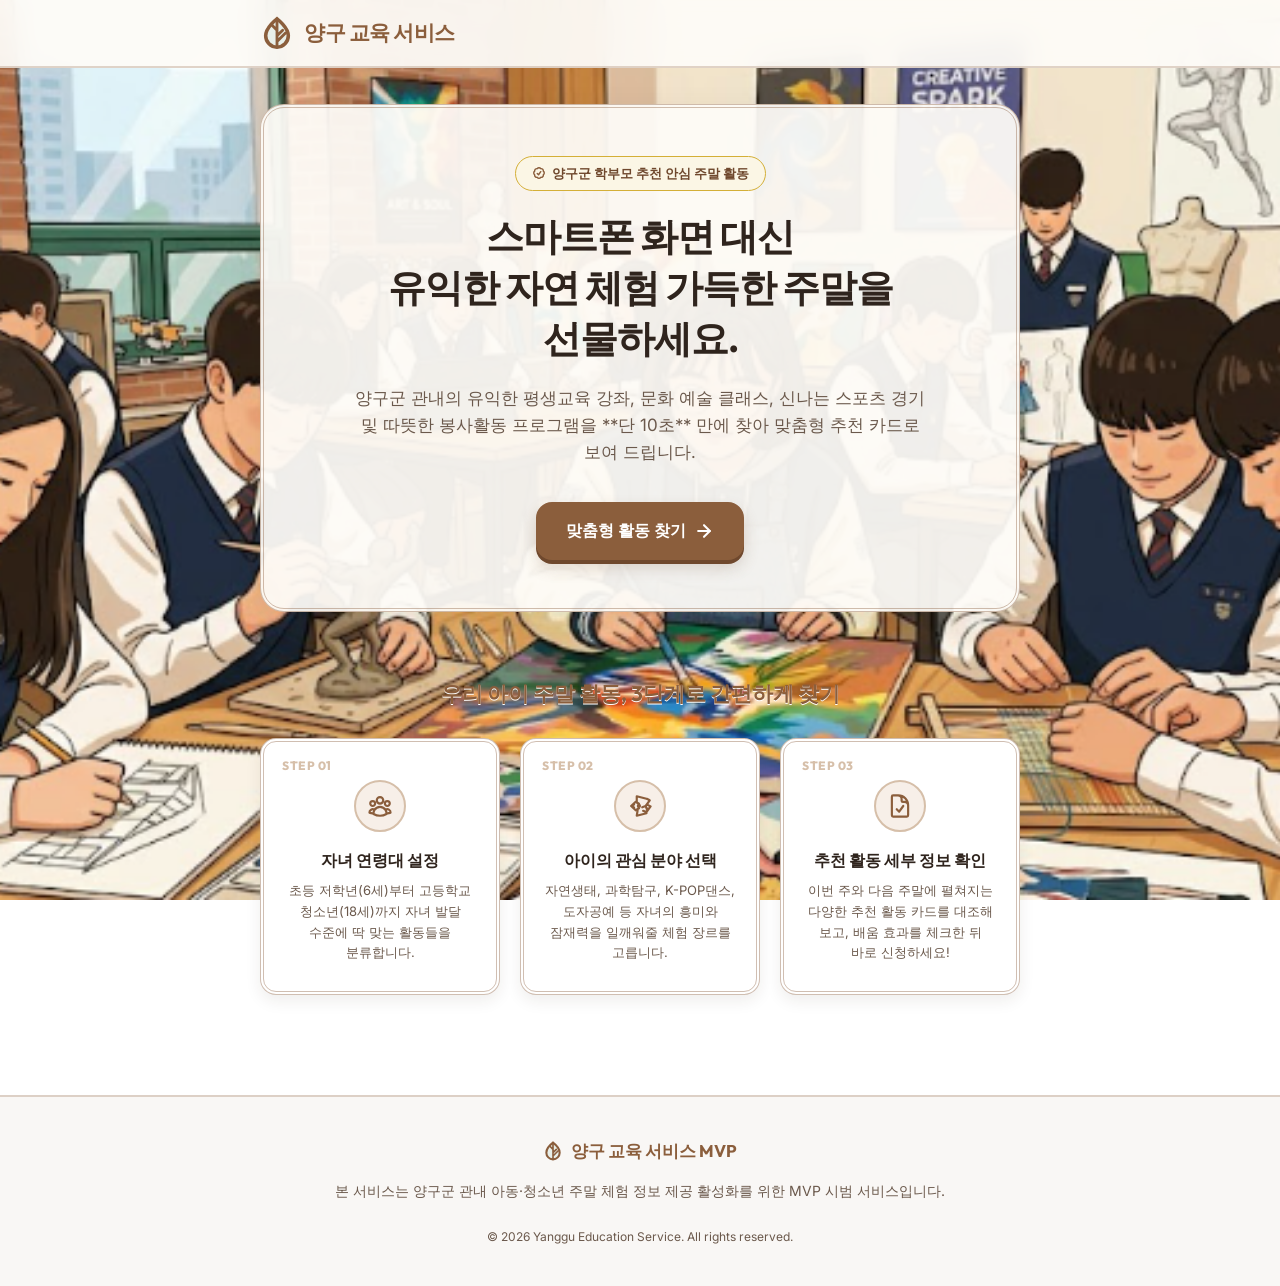
<file: index.html>
<!DOCTYPE html>
<html lang="ko">
<head>
  <meta charset="UTF-8">
  <meta name="viewport" content="width=device-width, initial-scale=1.0">
  <meta name="description" content="양구군 관내의 유익한 교육, 예술, 숲체험, 과학교실, 자원봉사 등 자녀에게 알맞은 주말 체험 활동을 단 10초 만에 발견해보세요. 스마트폰 대신 싱그러운 자연을 선물하세요.">
  <meta name="keywords" content="양구체험온, 양구, 양구군, 주말체험, 어린이교육, 봉사활동, 체험활동, 아동체험, 주말활동">
  <meta name="author" content="Yanggu Experience ON">
  
  <!-- Open Graph -->
  <meta property="og:title" content="양구 교육 서비스 | 자녀를 위한 주말 맞춤 활동 탐색기">
  <meta property="og:description" content="스마트폰 화면 대신 싱그러운 숲속 체험으로 가득한 주말을 선물하세요. 양구의 교육, 예술, 자연 생태 프로그램을 찾아드립니다.">
  <meta property="og:type" content="website">
  
  <title>양구 교육 서비스 | 자녀를 위한 주말 맞춤 활동 탐색기</title>
  <!-- Stylesheets -->
  <link rel="stylesheet" href="style.css">
  <style>
    body {
      background: url('art_classroom.png') no-repeat center center fixed !important;
      background-size: cover !important;
    }
    .app-header {
      background-color: rgba(253, 251, 247, 0.95) !important;
    }
    .forest-bg-element {
      display: none !important;
    }
    .hero-section {
      background-color: rgba(253, 251, 247, 0.94) !important;
      border: 4px double var(--color-double-border) !important;
      border-radius: var(--radius-lg) !important;
      padding: 48px 32px !important;
      box-shadow: 0 12px 36px var(--color-card-shadow) !important;
      margin-top: 36px !important;
      margin-bottom: 28px !important;
    }
  </style>
</head>
<body>

  <!-- Floating Parallax Forest SVG Background Elements -->
  <!-- Leaf top left -->
  <svg class="forest-bg-element forest-leaf-top" viewBox="0 0 100 100" fill="none" xmlns="http://www.w3.org/2000/svg">
    <path d="M50 10C50 10 20 30 20 60C20 76.5 33.5 90 50 90C66.5 90 80 76.5 80 60C80 30 50 10 50 10Z" fill="#4E6E50" fill-opacity="0.12"/>
    <path d="M50 10V90M50 60L70 45M50 75L75 55M50 45L30 30" stroke="#4E6E50" stroke-width="2" stroke-opacity="0.15" stroke-linecap="round"/>
  </svg>
  <!-- Tree bottom left -->
  <svg class="forest-bg-element forest-tree-left" viewBox="0 0 200 300" fill="none" xmlns="http://www.w3.org/2000/svg">
    <path d="M100 30L30 150H170L100 30Z" fill="#4E6E50" fill-opacity="0.08"/>
    <path d="M100 80L50 180H150L100 80Z" fill="#4E6E50" fill-opacity="0.12"/>
    <path d="M100 120L70 220H130L100 120Z" fill="#4E6E50" fill-opacity="0.15"/>
    <rect x="92" y="220" width="16" height="50" rx="4" fill="#8B5E3C" fill-opacity="0.25"/>
  </svg>
  <!-- Tree middle right -->
  <svg class="forest-bg-element forest-tree-right" viewBox="0 0 200 300" fill="none" xmlns="http://www.w3.org/2000/svg">
    <path d="M100 20L40 130H160L100 20Z" fill="#4E6E50" fill-opacity="0.06"/>
    <path d="M100 70L55 170H145L100 70Z" fill="#4E6E50" fill-opacity="0.1"/>
    <path d="M100 110L70 210H130L100 110Z" fill="#4E6E50" fill-opacity="0.14"/>
    <rect x="94" y="210" width="12" height="60" rx="3" fill="#8B5E3C" fill-opacity="0.2"/>
  </svg>

  <!-- Header -->
  <header class="app-header">
    <div class="container header-container">
      <a href="index.html" class="logo-link" id="headerLogoLink">
        <svg class="logo-icon" viewBox="0 0 24 24">
          <path d="M12 2C12 2 4 8 4 14C4 18.42 7.58 22 12 22C16.42 22 20 18.42 20 14C20 8 12 2 12 2Z" fill="#E8EFE9" />
          <path d="M12 2V22M12 14L16 10M12 18L18 12M12 10L8 6" stroke="#8B5E3C" stroke-width="2" stroke-linecap="round" />
        </svg>
        <span>양구 교육 서비스</span>
      </a>
    </div>
  </header>

  <!-- Hero Section -->
  <main class="container">
    <section class="hero-section fade-in" id="heroSection">
      <div class="hero-badge">
        <svg viewBox="0 0 24 24">
          <path stroke-linecap="round" stroke-linejoin="round" d="M9 12.75 11.25 15 15 9.75M21 12c0 1.268-.63 2.39-1.593 3.068a3.745 3.745 0 0 1-1.043 3.296 3.745 3.745 0 0 1-3.296 1.043A3.745 3.745 0 0 1 12 21c-1.268 0-2.39-.63-3.068-1.593a3.746 3.746 0 0 1-3.296-1.043 3.745 3.745 0 0 1-1.043-3.296A3.745 3.745 0 0 1 3 12c0-1.268.63-2.39 1.593-3.068a3.745 3.745 0 0 1 1.043-3.296 3.746 3.746 0 0 1 3.296-1.043A3.746 3.746 0 0 1 12 3c1.268 0 2.39.63 3.068 1.593a3.746 3.746 0 0 1 3.296 1.043 3.746 3.746 0 0 1 1.043 3.296A3.745 3.745 0 0 1 21 12Z" />
        </svg>
        <span>양구군 학부모 추천 안심 주말 활동</span>
      </div>
      
      <h1 class="hero-title" id="mainHeadline">
        스마트폰 화면 대신<br>유익한 자연 체험 가득한 주말을 선물하세요.
      </h1>
      
      <p class="hero-subtitle" id="subHeadline">
        양구군 관내의 유익한 평생교육 강좌, 문화 예술 클래스, 신나는 스포츠 경기 및 따뜻한 봉사활동 프로그램을 **단 10초** 만에 찾아 맞춤형 추천 카드로 보여 드립니다.
      </p>
      
      <a href="find.html" class="btn btn-primary btn-large" id="findActivitiesCTA">
        맞춤형 활동 찾기
        <svg xmlns="http://www.w3.org/2000/svg" width="20" height="20" viewBox="0 0 24 24" fill="none" stroke="currentColor" stroke-width="2.5" stroke-linecap="round" stroke-linejoin="round">
          <line x1="5" y1="12" x2="19" y2="12"></line>
          <polyline points="12 5 19 12 12 19"></polyline>
        </svg>
      </a>
    </section>

    <!-- How It Works Section -->
    <section class="steps-section fade-in" style="animation-delay: 0.15s;" id="howItWorksSection">
      <h2 class="steps-title">우리 아이 주말 활동, 3단계로 간편하게 찾기</h2>
      
      <div class="steps-grid">
        <!-- Step 1 -->
        <div class="step-card">
          <span class="step-number">STEP 01</span>
          <div class="step-icon-wrapper">
            <svg viewBox="0 0 24 24">
              <path stroke-linecap="round" stroke-linejoin="round" d="M18 18.72a9.094 9.094 0 0 0 3.741-.479 3 3 0 0 0-4.682-2.72m.94 3.198.001.031c0 .225-.012.447-.037.666A11.944 11.944 0 0 1 12 21c-2.17 0-4.207-.576-5.963-1.584A6.062 6.062 0 0 1 6 18.719m12 0a5.971 5.971 0 0 0-.941-3.197m0 0A5.995 5.995 0 0 0 12 12.75a5.995 5.995 0 0 0-5.058 2.772m0 0a3 3 0 0 0-4.681 2.72 8.986 8.986 0 0 0 3.74.477m.94-3.197a5.971 5.971 0 0 0-.94 3.197M15 6.75a3 3 0 1 1-6 0 3 3 0 0 1 6 0Zm6 3a2.25 2.25 0 1 1-4.5 0 2.25 2.25 0 0 1 4.5 0Zm-13.5 0a2.25 2.25 0 1 1-4.5 0 2.25 2.25 0 0 1 4.5 0Z" />
            </svg>
          </div>
          <h3>자녀 연령대 설정</h3>
          <p>초등 저학년(6세)부터 고등학교 청소년(18세)까지 자녀 발달 수준에 딱 맞는 활동들을 분류합니다.</p>
        </div>

        <!-- Step 2 -->
        <div class="step-card">
          <span class="step-number">STEP 02</span>
          <div class="step-icon-wrapper">
            <svg viewBox="0 0 24 24">
              <path stroke-linecap="round" stroke-linejoin="round" d="M9.813 15.904 9 21l8.982-2.347m-9.982-2.749 3.093-1.856m-3.093 1.856L3.814 12l2.715-1.417m11.453 7.07 1.202-3.124m-1.202 3.124-3.13-1.243m3.13 1.243 3.814-5.25-2.715-1.417M9.013 9.012 9 3l8.982 2.347m-9.982 2.749 3.093 1.856m-3.093-1.856L3.814 12l2.715 1.417M17.186 12l1.202 3.124m-1.202-3.124-3.13 1.243m3.13-1.243 3.814-5.25-2.715-1.417M12 12a1 1 0 1 1-2 0 1 1 0 0 1 2 0Z" />
            </svg>
          </div>
          <h3>아이의 관심 분야 선택</h3>
          <p>자연생태, 과학탐구, K-POP댄스, 도자공예 등 자녀의 흥미와 잠재력을 일깨워줄 체험 장르를 고릅니다.</p>
        </div>

        <!-- Step 3 -->
        <div class="step-card">
          <span class="step-number">STEP 03</span>
          <div class="step-icon-wrapper">
            <svg viewBox="0 0 24 24">
              <path stroke-linecap="round" stroke-linejoin="round" d="M10.125 2.25h-4.5c-.621 0-1.125.504-1.125 1.125v17.25c0 .621.504 1.125 1.125 1.125h12.75c.621 0 1.125-.504 1.125-1.125v-9M10.125 2.25h.375a9 9 0 0 1 9 9v.375M10.125 2.25A3.375 3.375 0 0 1 13.5 5.625v1.5c0 .621.504 1.125 1.125 1.125h1.5a3.375 3.375 0 0 1 3.375 3.375M9 15l2.25 2.25L15 12" />
            </svg>
          </div>
          <h3>추천 활동 세부 정보 확인</h3>
          <p>이번 주와 다음 주말에 펼쳐지는 다양한 추천 활동 카드를 대조해 보고, 배움 효과를 체크한 뒤 바로 신청하세요!</p>
        </div>
      </div>
    </section>
  </main>

  <!-- Footer -->
  <footer class="app-footer">
    <div class="container footer-content">
      <div class="footer-logo">
        <svg class="logo-icon" style="width:20px; height:20px;" viewBox="0 0 24 24">
          <path d="M12 2C12 2 4 8 4 14C4 18.42 7.58 22 12 22C16.42 22 20 18.42 20 14C20 8 12 2 12 2Z" fill="#E8EFE9" />
          <path d="M12 2V22M12 14L16 10M12 18L18 12M12 10L8 6" stroke="#8B5E3C" stroke-width="2" stroke-linecap="round" />
        </svg>
        <span>양구 교육 서비스 MVP</span>
      </div>
      <p>본 서비스는 양구군 관내 아동·청소년 주말 체험 정보 제공 활성화를 위한 MVP 시범 서비스입니다.</p>
      <p style="font-size: 12px; margin-top: 8px;">&copy; 2026 Yanggu Education Service. All rights reserved.</p>
    </div>
  </footer>

  <!-- Scripts -->
  <script src="main.js"></script>
</body>
</html>
</file>
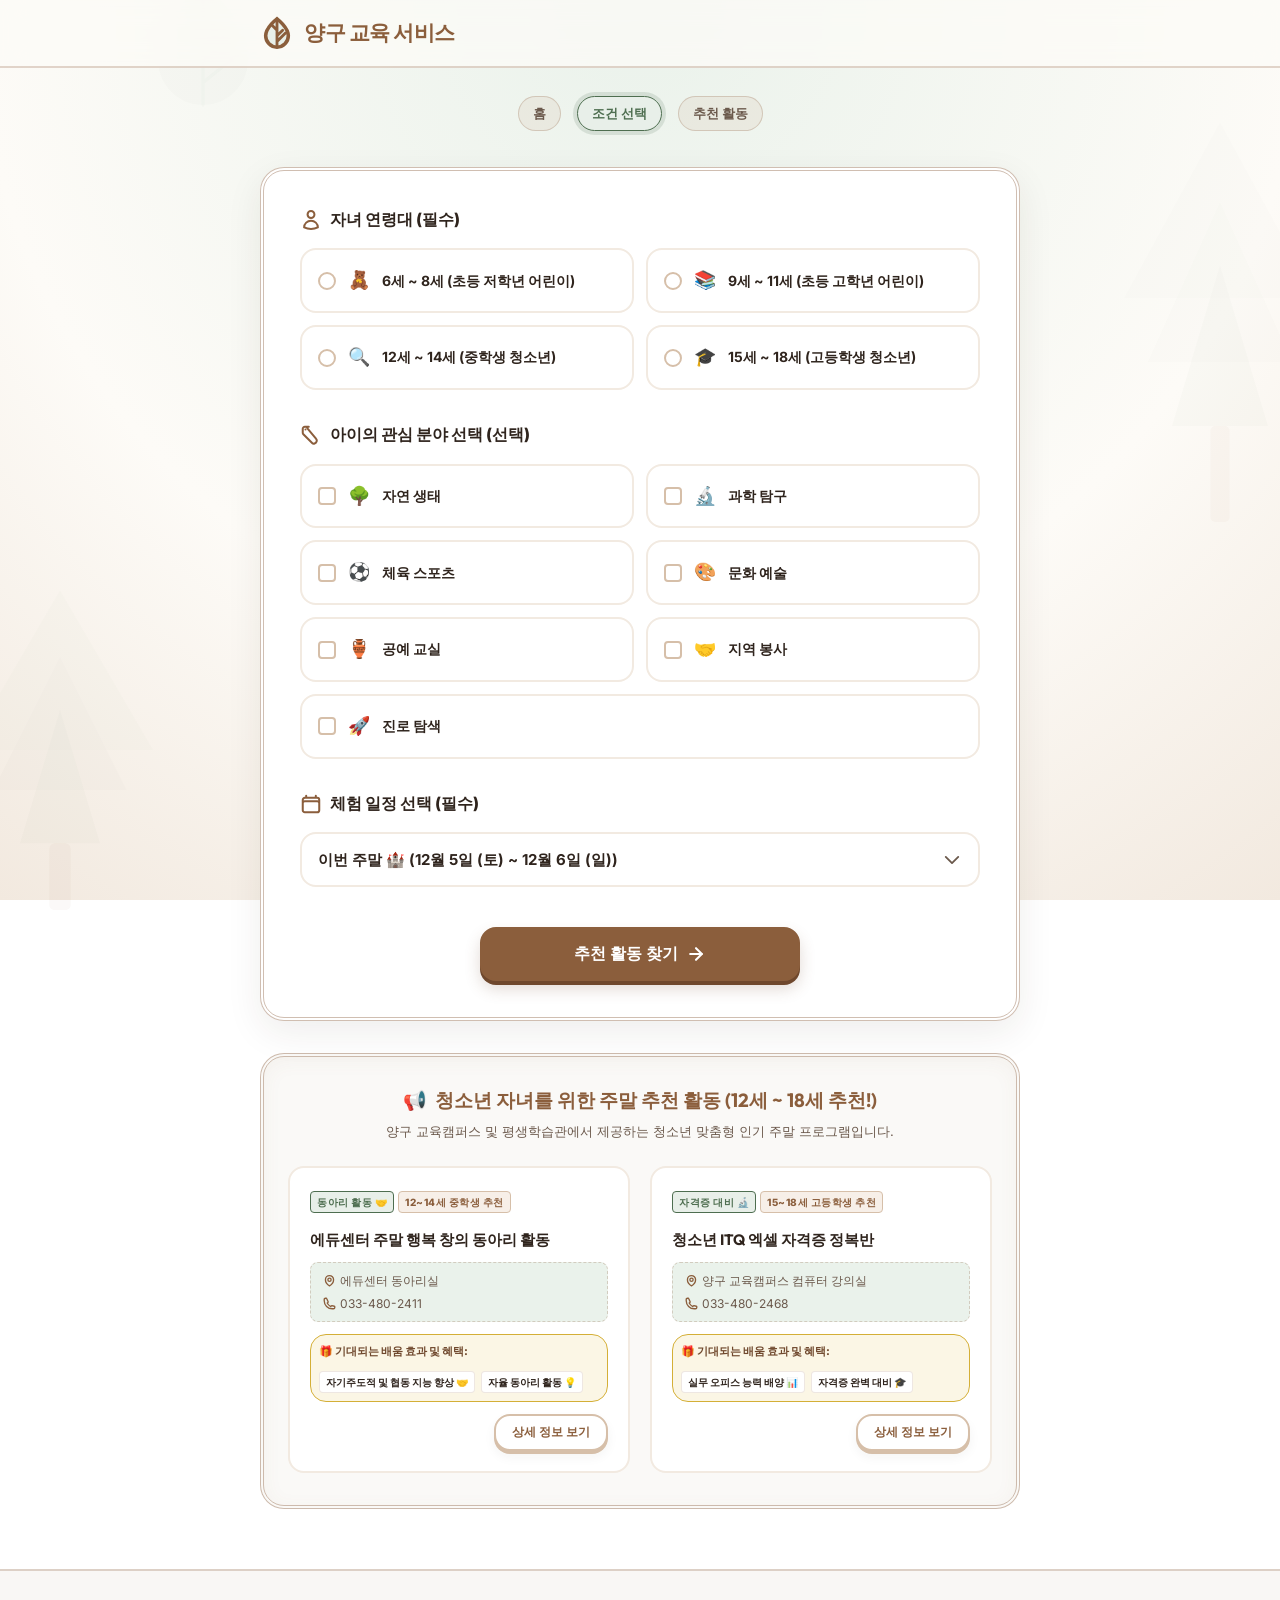
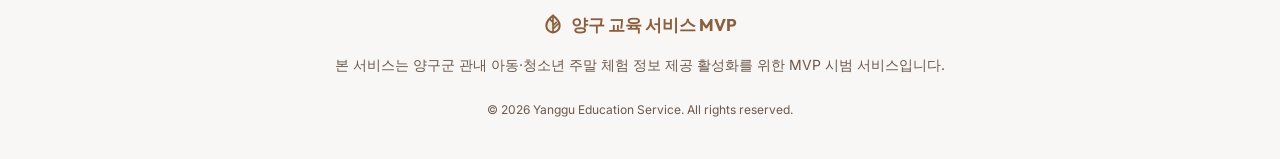
<file: find.html>
<!DOCTYPE html>
<html lang="ko">
<head>
  <meta charset="UTF-8">
  <meta name="viewport" content="width=device-width, initial-scale=1.0">
  <meta name="description" content="어린이 및 청소년 자녀의 연령대, 관심 분야, 체험 일정을 선택하여 적합한 주말 추천 활동을 검색합니다.">
  <meta name="author" content="Yanggu Education Service">
  
  <title>조건 선택 | 양구 교육 서비스</title>
  
  <!-- Stylesheets -->
  <link rel="stylesheet" href="style.css">
</head>
<body>

  <!-- Floating Parallax Forest SVG Background Elements -->
  <!-- Leaf top left -->
  <svg class="forest-bg-element forest-leaf-top" viewBox="0 0 100 100" fill="none" xmlns="http://www.w3.org/2000/svg">
    <path d="M50 10C50 10 20 30 20 60C20 76.5 33.5 90 50 90C66.5 90 80 76.5 80 60C80 30 50 10 50 10Z" fill="#4E6E50" fill-opacity="0.12"/>
    <path d="M50 10V90M50 60L70 45M50 75L75 55M50 45L30 30" stroke="#4E6E50" stroke-width="2" stroke-opacity="0.15" stroke-linecap="round"/>
  </svg>
  <!-- Tree bottom left -->
  <svg class="forest-bg-element forest-tree-left" viewBox="0 0 200 300" fill="none" xmlns="http://www.w3.org/2000/svg">
    <path d="M100 30L30 150H170L100 30Z" fill="#4E6E50" fill-opacity="0.08"/>
    <path d="M100 80L50 180H150L100 80Z" fill="#4E6E50" fill-opacity="0.12"/>
    <path d="M100 120L70 220H130L100 120Z" fill="#4E6E50" fill-opacity="0.15"/>
    <rect x="92" y="220" width="16" height="50" rx="4" fill="#8B5E3C" fill-opacity="0.25"/>
  </svg>
  <!-- Tree middle right -->
  <svg class="forest-bg-element forest-tree-right" viewBox="0 0 200 300" fill="none" xmlns="http://www.w3.org/2000/svg">
    <path d="M100 20L40 130H160L100 20Z" fill="#4E6E50" fill-opacity="0.06"/>
    <path d="M100 70L55 170H145L100 70Z" fill="#4E6E50" fill-opacity="0.1"/>
    <path d="M100 110L70 210H130L100 110Z" fill="#4E6E50" fill-opacity="0.14"/>
    <rect x="94" y="210" width="12" height="60" rx="3" fill="#8B5E3C" fill-opacity="0.2"/>
  </svg>

  <!-- Header -->
  <header class="app-header">
    <div class="container header-container">
      <a href="index.html" class="logo-link" id="headerLogoLink">
        <svg class="logo-icon" viewBox="0 0 24 24">
          <path d="M12 2C12 2 4 8 4 14C4 18.42 7.58 22 12 22C16.42 22 20 18.42 20 14C20 8 12 2 12 2Z" fill="#E8EFE9" />
          <path d="M12 2V22M12 14L16 10M12 18L18 12M12 10L8 6" stroke="#8B5E3C" stroke-width="2" stroke-linecap="round" />
        </svg>
        <span>양구 교육 서비스</span>
      </a>
    </div>
  </header>

  <!-- Flow Progress Indicator -->
  <div class="container">
    <div class="flow-indicator" id="flowIndicator">
      <span class="flow-step">홈</span>
      <span class="flow-step active">조건 선택</span>
      <span class="flow-step">추천 활동</span>
    </div>
  </div>

  <!-- Search Conditions Form -->
  <main class="container">
    <div class="form-card fade-in" id="formCard">
      
      <!-- Validation Error Box -->
      <div class="validation-error" id="validationAlert" role="alert">
        <svg viewBox="0 0 24 24">
          <path stroke-linecap="round" stroke-linejoin="round" d="M12 9v3.75m9-.75a9 9 0 1 1-18 0 9 9 0 0 1 18 0Zm-9 3.75h.008v.008H12v-.008Z" />
        </svg>
        <span id="validationMsg">에러 메시지 내용</span>
      </div>

      <form id="searchForm" novalidate>
        
        <!-- 1. Child Class Level Selector -->
        <div class="form-group" id="ageGroupSection">
          <label class="form-label" id="ageLabel">
            <svg viewBox="0 0 24 24">
              <path stroke-linecap="round" stroke-linejoin="round" d="M15.75 6a3.75 3.75 0 1 1-7.5 0 3.75 3.75 0 0 1 7.5 0ZM4.501 20.118a7.5 7.5 0 0 1 14.998 0A17.933 17.933 0 0 1 12 21.75c-2.676 0-5.216-.584-7.499-1.632Z" />
            </svg>
            자녀 연령대 (필수)
          </label>
          
          <div class="pill-grid">
            <!-- 6 ~ 8 years old -->
            <div class="option-pill">
              <input type="radio" id="age_6_8" name="ageGroup" value="6-8">
              <label for="age_6_8" class="option-pill-label">
                <div class="pill-circle"></div>
                <span class="pill-icon">🧸</span>
                <span>6세 ~ 8세 (초등 저학년 어린이)</span>
              </label>
            </div>
            
            <!-- 9 ~ 11 years old -->
            <div class="option-pill">
              <input type="radio" id="age_9_11" name="ageGroup" value="9-11">
              <label for="age_9_11" class="option-pill-label">
                <div class="pill-circle"></div>
                <span class="pill-icon">📚</span>
                <span>9세 ~ 11세 (초등 고학년 어린이)</span>
              </label>
            </div>
            
            <!-- 12 ~ 14 years old -->
            <div class="option-pill">
              <input type="radio" id="age_12_14" name="ageGroup" value="12-14">
              <label for="age_12_14" class="option-pill-label">
                <div class="pill-circle"></div>
                <span class="pill-icon">🔍</span>
                <span>12세 ~ 14세 (중학생 청소년)</span>
              </label>
            </div>
            
            <!-- 15 ~ 18 years old -->
            <div class="option-pill">
              <input type="radio" id="age_15_18" name="ageGroup" value="15-18">
              <label for="age_15_18" class="option-pill-label">
                <div class="pill-circle"></div>
                <span class="pill-icon">🎓</span>
                <span>15세 ~ 18세 (고등학생 청소년)</span>
              </label>
            </div>
          </div>
        </div>

        <!-- 2. Child Interests Selector (Skill Buffs) -->
        <div class="form-group" id="interestsSection">
          <label class="form-label" id="interestsLabel">
            <svg viewBox="0 0 24 24">
              <path stroke-linecap="round" stroke-linejoin="round" d="M9.568 3H5.25A2.25 2.25 0 0 0 3 5.25v4.318c0 .597.237 1.17.659 1.591l9.581 9.581c.699.699 1.78.872 2.674.509a3.75 3.75 0 0 0 2.248-2.248c.363-.894.19-1.975-.509-2.674L8.077 4.659A2.25 2.25 0 0 0 6.486 3z" />
              <path stroke-linecap="round" stroke-linejoin="round" d="M6 6h.008v.008H6V6Z" />
            </svg>
            아이의 관심 분야 선택 (선택)
          </label>
          
          <div class="pill-grid">
            <!-- Nature -->
            <div class="option-pill">
              <input type="checkbox" id="int_nature" name="interests" value="Nature">
              <label for="int_nature" class="option-pill-label">
                <div class="pill-square">
                  <svg viewBox="0 0 24 24"><polyline points="20 6 9 17 4 12"></polyline></svg>
                </div>
                <span class="pill-icon">🌳</span>
                <span>자연 생태</span>
              </label>
            </div>

            <!-- Science -->
            <div class="option-pill">
              <input type="checkbox" id="int_science" name="interests" value="Science">
              <label for="int_science" class="option-pill-label">
                <div class="pill-square">
                  <svg viewBox="0 0 24 24"><polyline points="20 6 9 17 4 12"></polyline></svg>
                </div>
                <span class="pill-icon">🔬</span>
                <span>과학 탐구</span>
              </label>
            </div>

            <!-- Sports -->
            <div class="option-pill">
              <input type="checkbox" id="int_sports" name="interests" value="Sports">
              <label for="int_sports" class="option-pill-label">
                <div class="pill-square">
                  <svg viewBox="0 0 24 24"><polyline points="20 6 9 17 4 12"></polyline></svg>
                </div>
                <span class="pill-icon">⚽</span>
                <span>체육 스포츠</span>
              </label>
            </div>

            <!-- Arts -->
            <div class="option-pill">
              <input type="checkbox" id="int_arts" name="interests" value="Arts">
              <label for="int_arts" class="option-pill-label">
                <div class="pill-square">
                  <svg viewBox="0 0 24 24"><polyline points="20 6 9 17 4 12"></polyline></svg>
                </div>
                <span class="pill-icon">🎨</span>
                <span>문화 예술</span>
              </label>
            </div>

            <!-- Crafts -->
            <div class="option-pill">
              <input type="checkbox" id="int_crafts" name="interests" value="Crafts">
              <label for="int_crafts" class="option-pill-label">
                <div class="pill-square">
                  <svg viewBox="0 0 24 24"><polyline points="20 6 9 17 4 12"></polyline></svg>
                </div>
                <span class="pill-icon">🏺</span>
                <span>공예 교실</span>
              </label>
            </div>

            <!-- Volunteering -->
            <div class="option-pill">
              <input type="checkbox" id="int_volunteering" name="interests" value="Volunteering">
              <label for="int_volunteering" class="option-pill-label">
                <div class="pill-square">
                  <svg viewBox="0 0 24 24"><polyline points="20 6 9 17 4 12"></polyline></svg>
                </div>
                <span class="pill-icon">🤝</span>
                <span>지역 봉사</span>
              </label>
            </div>

            <!-- Career Exploration -->
            <div class="option-pill" style="grid-column: span 2;">
              <input type="checkbox" id="int_career" name="interests" value="Career Exploration">
              <label for="int_career" class="option-pill-label">
                <div class="pill-square">
                  <svg viewBox="0 0 24 24"><polyline points="20 6 9 17 4 12"></polyline></svg>
                </div>
                <span class="pill-icon">🚀</span>
                <span>진로 탐색</span>
              </label>
            </div>
          </div>
        </div>

        <!-- 3. Activity Period Selector -->
        <div class="form-group" id="periodSection">
          <label class="form-label" for="period" id="periodLabelTag">
            <svg viewBox="0 0 24 24">
              <path stroke-linecap="round" stroke-linejoin="round" d="M6.75 3v2.25M17.25 3v2.25M3 18.75V7.5a2.25 2.25 0 0 1 2.25-2.25h13.5A2.25 2.25 0 0 1 21 7.5v11.25m-18 0A2.25 2.25 0 0 0 5.25 21h13.5A2.25 2.25 0 0 0 21 18.75m-18 0v-7.5A2.25 2.25 0 0 1 5.25 9h13.5A2.25 2.25 0 0 1 21 11.25v7.5" />
            </svg>
            체험 일정 선택 (필수)
          </label>
          
          <div class="select-wrapper">
            <select id="period" name="period" class="custom-select">
              <option value="this-weekend">이번 주말 (불러오는 중...)</option>
              <option value="next-weekend">다음 주말 (불러오는 중...)</option>
            </select>
            <svg class="select-arrow" viewBox="0 0 24 24">
              <path stroke-linecap="round" stroke-linejoin="round" d="M19.5 8.25l-7.5 7.5-7.5-7.5" />
            </svg>
          </div>
        </div>

        <!-- Submit Button -->
        <div class="form-actions">
          <button type="submit" class="btn btn-primary" id="submitSearchBtn">
            추천 활동 찾기
            <svg xmlns="http://www.w3.org/2000/svg" width="20" height="20" viewBox="0 0 24 24" fill="none" stroke="currentColor" stroke-width="2.5" stroke-linecap="round" stroke-linejoin="round">
              <line x1="5" y1="12" x2="19" y2="12"></line>
              <polyline points="12 5 19 12 12 19"></polyline>
            </svg>
          </button>
        </div>
      </form>
    </div>

    <!-- 📢 Youth Recommended Notice Shelf -->
    <section class="featured-quests-board fade-in" style="animation-delay: 0.15s;" id="youthFeaturedSection">
      <h2 class="featured-quests-title">
        <span>📢</span> 청소년 자녀를 위한 주말 추천 활동 (12세 ~ 18세 추천!)
      </h2>
      <p style="text-align:center; font-size:13px; color:var(--color-text-subdued); margin-top:-16px; margin-bottom:24px; word-break:keep-all;">
        양구 교육캠퍼스 및 평생학습관에서 제공하는 청소년 맞춤형 인기 주말 프로그램입니다.
      </p>
      
      <div class="featured-quests-grid">
        <!-- Featured Quest 1: EduCenter Happy Club (ID 9) -->
        <div class="featured-quest-card">
          <div class="featured-quest-header">
            <div>
              <span class="card-badge card-badge-category" style="font-size:10px; padding:2px 6px;">동아리 활동 🤝</span>
              <span class="card-badge card-badge-age" style="font-size:10px; padding:2px 6px;">12~14세 중학생 추천</span>
            </div>
          </div>
          <h3 class="featured-quest-title">에듀센터 주말 행복 창의 동아리 활동</h3>
          
          <div class="featured-quest-details">
            <span>
              <svg fill="none" viewBox="0 0 24 24" stroke-width="2.5" stroke="currentColor"><path stroke-linecap="round" stroke-linejoin="round" d="M15 10.5a3 3 0 1 1-6 0 3 3 0 0 1 6 0Z"/><path stroke-linecap="round" stroke-linejoin="round" d="M19.5 10.5c0 7.142-7.5 11.25-7.5 11.25S4.5 17.642 4.5 10.5a7.5 7.5 0 1 1 15 0Z"/></svg>
              에듀센터 동아리실
            </span>
            <span>
              <svg fill="none" viewBox="0 0 24 24" stroke-width="2.5" stroke="currentColor"><path stroke-linecap="round" stroke-linejoin="round" d="M2.25 6.75c0 8.284 6.716 15 15 15h2.25a2.25 2.25 0 0 0 2.25-2.25v-1.372c0-.516-.351-.966-.852-1.091l-4.423-1.106c-.44-.11-.902.055-1.173.417l-.97 1.293c-2.824-1.445-5.122-3.743-6.568-6.569l1.293-.97c.363-.271.527-.734.417-1.173L6.963 3.102a1.125 1.125 0 0 0-1.091-.852H4.5A2.25 2.25 0 0 0 2.25 4.5v2.25Z"/></svg>
              033-480-2411
            </span>
          </div>

          <div class="card-rewards-box" style="padding: 8px;">
            <div class="rewards-title" style="font-size: 11px;">🎁 기대되는 배움 효과 및 혜택:</div>
            <div class="rewards-list" style="margin-top:4px;">
              <span class="reward-item" style="font-size:10px; padding:2px 6px;">자기주도적 및 협동 지능 향상 🤝</span>
              <span class="reward-item" style="font-size:10px; padding:2px 6px;">자율 동아리 활동 💡</span>
            </div>
          </div>
          
          <div class="featured-quest-btn-box">
            <button class="btn btn-secondary featured-quest-trigger-btn" data-id="9">상세 정보 보기</button>
          </div>
        </div>

        <!-- Featured Quest 2: ITQ Excel (ID 10) -->
        <div class="featured-quest-card">
          <div class="featured-quest-header">
            <div>
              <span class="card-badge card-badge-category" style="font-size:10px; padding:2px 6px;">자격증 대비 🔬</span>
              <span class="card-badge card-badge-age" style="font-size:10px; padding:2px 6px;">15~18세 고등학생 추천</span>
            </div>
          </div>
          <h3 class="featured-quest-title">청소년 ITQ 엑셀 자격증 정복반</h3>
          
          <div class="featured-quest-details">
            <span>
              <svg fill="none" viewBox="0 0 24 24" stroke-width="2.5" stroke="currentColor"><path stroke-linecap="round" stroke-linejoin="round" d="M15 10.5a3 3 0 1 1-6 0 3 3 0 0 1 6 0Z"/><path stroke-linecap="round" stroke-linejoin="round" d="M19.5 10.5c0 7.142-7.5 11.25-7.5 11.25S4.5 17.642 4.5 10.5a7.5 7.5 0 1 1 15 0Z"/></svg>
              양구 교육캠퍼스 컴퓨터 강의실
            </span>
            <span>
              <svg fill="none" viewBox="0 0 24 24" stroke-width="2.5" stroke="currentColor"><path stroke-linecap="round" stroke-linejoin="round" d="M2.25 6.75c0 8.284 6.716 15 15 15h2.25a2.25 2.25 0 0 0 2.25-2.25v-1.372c0-.516-.351-.966-.852-1.091l-4.423-1.106c-.44-.11-.902.055-1.173.417l-.97 1.293c-2.824-1.445-5.122-3.743-6.568-6.569l1.293-.97c.363-.271.527-.734.417-1.173L6.963 3.102a1.125 1.125 0 0 0-1.091-.852H4.5A2.25 2.25 0 0 0 2.25 4.5v2.25Z"/></svg>
              033-480-2468
            </span>
          </div>

          <div class="card-rewards-box" style="padding: 8px;">
            <div class="rewards-title" style="font-size: 11px;">🎁 기대되는 배움 효과 및 혜택:</div>
            <div class="rewards-list" style="margin-top:4px;">
              <span class="reward-item" style="font-size:10px; padding:2px 6px;">실무 오피스 능력 배양 📊</span>
              <span class="reward-item" style="font-size:10px; padding:2px 6px;">자격증 완벽 대비 🎓</span>
            </div>
          </div>
          
          <div class="featured-quest-btn-box">
            <button class="btn btn-secondary featured-quest-trigger-btn" data-id="10">상세 정보 보기</button>
          </div>
        </div>
      </div>
    </section>
  </main>

  <!-- Interactive Detail Modal mounted on Page 2 directly to support 0ms popup overlays -->
  <div class="modal-overlay" id="detailModal" role="dialog" aria-modal="true" aria-labelledby="modalTitle">
    <div class="modal-box">
      <button class="modal-close-btn" id="modalCloseBtn" aria-label="닫기">
        <svg viewBox="0 0 24 24" fill="none" stroke="currentColor">
          <path stroke-linecap="round" stroke-linejoin="round" stroke-width="2.5" d="M6 18L18 6M6 6l12 12" />
        </svg>
      </button>

      <div class="modal-category-badges" id="modalCategoryBadges">
        <!-- Rendered dynamically -->
      </div>

      <h3 class="modal-title" id="modalTitle">활동 제목</h3>

      <div class="modal-details">
        <div class="detail-row">
          <svg xmlns="http://www.w3.org/2000/svg" viewBox="0 0 24 24" fill="none" stroke="currentColor"><path stroke-linecap="round" stroke-linejoin="round" stroke-width="2.2" d="M6.75 3v2.25M17.25 3v2.25M3 18.75V7.5a2.25 2.25 0 0 1 2.25-2.25h13.5A2.25 2.25 0 0 1 21 7.5v11.25m-18 0A2.25 2.25 0 0 0 5.25 21h13.5A2.25 2.25 0 0 0 21 18.75m-18 0v-7.5A2.25 2.25 0 0 1 5.25 9h13.5A2.25 2.25 0 0 1 21 11.25v7.5" /></svg>
          <span class="modal-date">체험 날짜 및 시간</span>
        </div>
        <div class="detail-row">
          <svg xmlns="http://www.w3.org/2000/svg" viewBox="0 0 24 24" fill="none" stroke="currentColor"><path stroke-linecap="round" stroke-linejoin="round" stroke-width="2.2" d="M15 10.5a3 3 0 1 1-6 0 3 3 0 0 1 6 0Z"/><path stroke-linecap="round" stroke-linejoin="round" stroke-width="2.2" d="M19.5 10.5c0 7.142-7.5 11.25-7.5 11.25S4.5 17.642 4.5 10.5a7.5 7.5 0 1 1 15 0Z" /></svg>
          <span class="modal-location">체험 장소</span>
        </div>
      </div>

      <h4 class="modal-description-title">활동 상세 정보</h4>
      <p class="modal-description-text" id="modalDescriptionText">세부 묘사 소개글</p>

      <div class="modal-footer">
        <button class="btn btn-secondary" id="modalCancelBtn">닫기</button>
        <button class="btn btn-primary modal-apply-btn" id="modalApplyBtn">신청 페이지로 이동</button>
      </div>
    </div>
  </div>

  <!-- Footer -->
  <footer class="app-footer">
    <div class="container footer-content">
      <div class="footer-logo">
        <svg class="logo-icon" style="width:20px; height:20px;" viewBox="0 0 24 24">
          <path d="M12 2C12 2 4 8 4 14C4 18.42 7.58 22 12 22C16.42 22 20 18.42 20 14C20 8 12 2 12 2Z" fill="#E8EFE9" />
          <path d="M12 2V22M12 14L16 10M12 18L18 12M12 10L8 6" stroke="#8B5E3C" stroke-width="2" stroke-linecap="round" />
        </svg>
        <span>양구 교육 서비스 MVP</span>
      </div>
      <p>본 서비스는 양구군 관내 아동·청소년 주말 체험 정보 제공 활성화를 위한 MVP 시범 서비스입니다.</p>
      <p style="font-size: 12px; margin-top: 8px;">&copy; 2026 Yanggu Education Service. All rights reserved.</p>
    </div>
  </footer>

  <!-- Scripts -->
  <script src="main.js"></script>
</body>
</html>
</file>
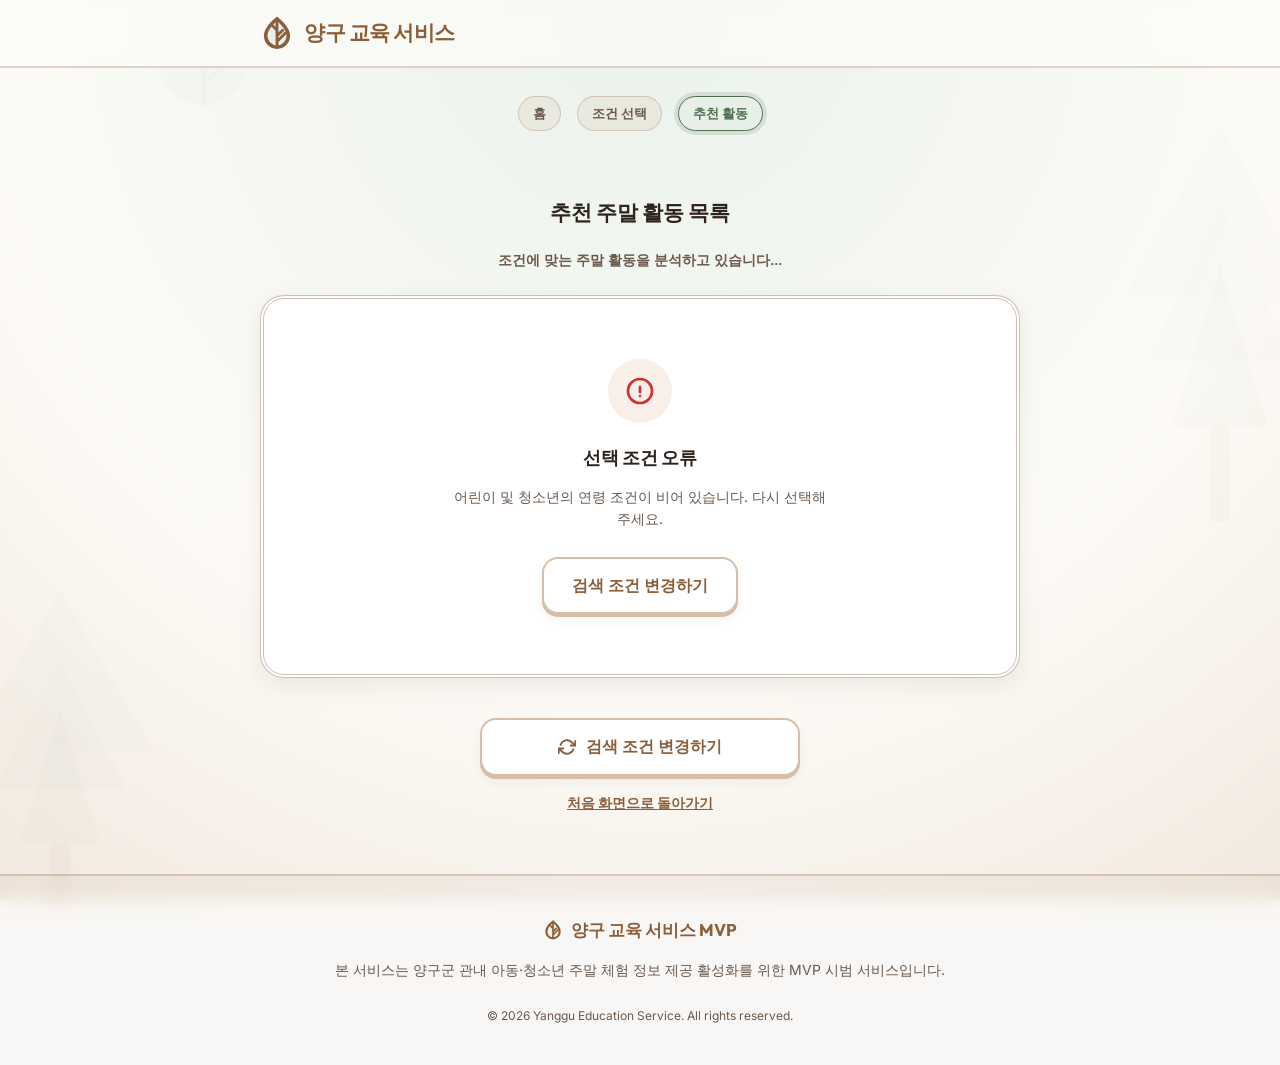
<file: results.html>
<!DOCTYPE html>
<html lang="ko">
<head>
  <meta charset="UTF-8">
  <meta name="viewport" content="width=device-width, initial-scale=1.0">
  <meta name="description" content="양구 교육 서비스가 제안하는 우리 자녀를 위한 주말 맞춤형 체험 학습 및 활동 리스트를 확인해 보세요.">
  <meta name="author" content="Yanggu Education Service">
  
  <title>추천 결과 | 양구 교육 서비스</title>
  
  <!-- Stylesheets -->
  <link rel="stylesheet" href="style.css">
</head>
<body>

  <!-- Floating Parallax Forest SVG Background Elements -->
  <!-- Leaf top left -->
  <svg class="forest-bg-element forest-leaf-top" viewBox="0 0 100 100" fill="none" xmlns="http://www.w3.org/2000/svg">
    <path d="M50 10C50 10 20 30 20 60C20 76.5 33.5 90 50 90C66.5 90 80 76.5 80 60C80 30 50 10 50 10Z" fill="#4E6E50" fill-opacity="0.12"/>
    <path d="M50 10V90M50 60L70 45M50 75L75 55M50 45L30 30" stroke="#4E6E50" stroke-width="2" stroke-opacity="0.15" stroke-linecap="round"/>
  </svg>
  <!-- Tree bottom left -->
  <svg class="forest-bg-element forest-tree-left" viewBox="0 0 200 300" fill="none" xmlns="http://www.w3.org/2000/svg">
    <path d="M100 30L30 150H170L100 30Z" fill="#4E6E50" fill-opacity="0.08"/>
    <path d="M100 80L50 180H150L100 80Z" fill="#4E6E50" fill-opacity="0.12"/>
    <path d="M100 120L70 220H130L100 120Z" fill="#4E6E50" fill-opacity="0.15"/>
    <rect x="92" y="220" width="16" height="50" rx="4" fill="#8B5E3C" fill-opacity="0.25"/>
  </svg>
  <!-- Tree middle right -->
  <svg class="forest-bg-element forest-tree-right" viewBox="0 0 200 300" fill="none" xmlns="http://www.w3.org/2000/svg">
    <path d="M100 20L40 130H160L100 20Z" fill="#4E6E50" fill-opacity="0.06"/>
    <path d="M100 70L55 170H145L100 70Z" fill="#4E6E50" fill-opacity="0.1"/>
    <path d="M100 110L70 210H130L100 110Z" fill="#4E6E50" fill-opacity="0.14"/>
    <rect x="94" y="210" width="12" height="60" rx="3" fill="#8B5E3C" fill-opacity="0.2"/>
  </svg>

  <!-- Header -->
  <header class="app-header">
    <div class="container header-container">
      <a href="index.html" class="logo-link" id="headerLogoLink">
        <svg class="logo-icon" viewBox="0 0 24 24">
          <path d="M12 2C12 2 4 8 4 14C4 18.42 7.58 22 12 22C16.42 22 20 18.42 20 14C20 8 12 2 12 2Z" fill="#E8EFE9" />
          <path d="M12 2V22M12 14L16 10M12 18L18 12M12 10L8 6" stroke="#8B5E3C" stroke-width="2" stroke-linecap="round" />
        </svg>
        <span>양구 교육 서비스</span>
      </a>
    </div>
  </header>

  <!-- Flow Progress Indicator -->
  <div class="container">
    <div class="flow-indicator" id="flowIndicator">
      <span class="flow-step">홈</span>
      <span class="flow-step">조건 선택</span>
      <span class="flow-step active">추천 활동</span>
    </div>
  </div>

  <!-- Results Content -->
  <main class="container">
    
    <!-- Results Header Summary -->
    <header class="results-header" id="resultsSummaryBlock">
      <div class="results-title-row">
        <h2 style="font-size: 21px; color: var(--color-text-dark);">추천 주말 활동 목록</h2>
      </div>
      
      <!-- Search criteria badges container -->
      <div class="results-badge-wrapper" id="searchTagsContainer">
        <!-- Rendered dynamically in JS -->
      </div>
      
      <p class="results-count-msg" id="resultsCount">조건에 맞는 주말 활동을 분석하고 있습니다...</p>
    </header>

    <!-- Cards Grid -->
    <section class="cards-grid" id="cardsGrid">
      <!-- Cards rendered dynamically in JS -->
      <!-- Fallback loader state -->
      <div style="text-align: center; padding: 40px 0; color: var(--color-text-subdued);">
        <p>프로그램 데이터를 분석하는 중입니다...</p>
      </div>
    </section>

    <!-- Refinement Navigation Links -->
    <nav class="results-actions" style="animation-delay: 0.2s;" id="resultsNavigationBlock">
      <a href="find.html" class="btn btn-secondary" style="width: 100%; max-width: 320px;" id="modifySearchBtn">
        <svg xmlns="http://www.w3.org/2000/svg" width="18" height="18" viewBox="0 0 24 24" fill="none" stroke="currentColor" stroke-width="2.5" stroke-linecap="round" stroke-linejoin="round" style="margin-right: 2px;">
          <polyline points="23 4 23 10 17 10"></polyline>
          <polyline points="1 20 1 14 7 14"></polyline>
          <path d="M3.51 9a9 9 0 0 1 14.85-3.36L23 10M1 14l4.64 4.36A9 9 0 0 0 20.49 15"></path>
        </svg>
        검색 조건 변경하기
      </a>
      <a href="index.html" style="color: var(--color-primary); font-weight: 700; font-size: 14px; text-decoration: underline;" id="homeLinkBtn">처음 화면으로 돌아가기</a>
    </nav>

  </main>

  <!-- Interactive Detail Modal -->
  <div class="modal-overlay" id="detailModal" role="dialog" aria-modal="true" aria-labelledby="modalTitle">
    <div class="modal-box">
      <button class="modal-close-btn" id="modalCloseBtn" aria-label="닫기">
        <svg viewBox="0 0 24 24" fill="none" stroke="currentColor">
          <path stroke-linecap="round" stroke-linejoin="round" stroke-width="2.5" d="M6 18L18 6M6 6l12 12" />
        </svg>
      </button>

      <div class="modal-category-badges" id="modalCategoryBadges">
        <!-- Rendered in JS -->
      </div>

      <h3 class="modal-title" id="modalTitle">활동 제목</h3>

      <div class="modal-details">
        <div class="detail-row">
          <svg xmlns="http://www.w3.org/2000/svg" viewBox="0 0 24 24" fill="none" stroke="currentColor"><path stroke-linecap="round" stroke-linejoin="round" stroke-width="2.2" d="M6.75 3v2.25M17.25 3v2.25M3 18.75V7.5a2.25 2.25 0 0 1 2.25-2.25h13.5A2.25 2.25 0 0 1 21 7.5v11.25m-18 0A2.25 2.25 0 0 0 5.25 21h13.5A2.25 2.25 0 0 0 21 18.75m-18 0v-7.5A2.25 2.25 0 0 1 5.25 9h13.5A2.25 2.25 0 0 1 21 11.25v7.5" /></svg>
          <span class="modal-date">체험 날짜 및 시간</span>
        </div>
        <div class="detail-row">
          <svg xmlns="http://www.w3.org/2000/svg" viewBox="0 0 24 24" fill="none" stroke="currentColor"><path stroke-linecap="round" stroke-linejoin="round" stroke-width="2.2" d="M15 10.5a3 3 0 1 1-6 0 3 3 0 0 1 6 0Z"/><path stroke-linecap="round" stroke-linejoin="round" stroke-width="2.2" d="M19.5 10.5c0 7.142-7.5 11.25-7.5 11.25S4.5 17.642 4.5 10.5a7.5 7.5 0 1 1 15 0Z" /></svg>
          <span class="modal-location">체험 장소</span>
        </div>
      </div>

      <h4 class="modal-description-title">활동 상세 정보</h4>
      <p class="modal-description-text" id="modalDescriptionText">세부 묘사 소개글</p>

      <div class="modal-footer">
        <button class="btn btn-secondary" id="modalCancelBtn">닫기</button>
        <button class="btn btn-primary modal-apply-btn" id="modalApplyBtn">신청 페이지로 이동</button>
      </div>
    </div>
  </div>

  <!-- Footer -->
  <footer class="app-footer">
    <div class="container footer-content">
      <div class="footer-logo">
        <svg class="logo-icon" style="width:20px; height:20px;" viewBox="0 0 24 24">
          <path d="M12 2C12 2 4 8 4 14C4 18.42 7.58 22 12 22C16.42 22 20 18.42 20 14C20 8 12 2 12 2Z" fill="#E8EFE9" />
          <path d="M12 2V22M12 14L16 10M12 18L18 12M12 10L8 6" stroke="#8B5E3C" stroke-width="2" stroke-linecap="round" />
        </svg>
        <span>양구 교육 서비스 MVP</span>
      </div>
      <p>본 서비스는 양구군 관내 아동·청소년 주말 체험 정보 제공 활성화를 위한 MVP 시범 서비스입니다.</p>
      <p style="font-size: 12px; margin-top: 8px;">&copy; 2026 Yanggu Education Service. All rights reserved.</p>
    </div>
  </footer>

  <!-- Scripts -->
  <script src="main.js"></script>
</body>
</html>
</file>
<file: style.css>
@import url('https://fonts.googleapis.com/css2?family=Inter:wght@300;400;500;600;700&family=Outfit:wght@400;500;600;700;800&display=swap');

/* ==========================================
   1. Design Tokens & Variables
   ========================================== */
:root {
  /* Komorebi Forest Gradient */
  --color-bg-forest-top: #EAF2EB;
  --color-bg-forest-mid: #FDFBF7;
  --color-bg-forest-bottom: #F2E9DF;
  
  --color-white: #FFFFFF;
  --color-primary: #8B5E3C; /* Rich Timber Brown */
  --color-primary-dark: #6F482D;
  --color-primary-light: #F7EFE8; /* Soft Parchment Cream */
  --color-secondary: #D6BFA9; /* Sandy Beige */
  --color-secondary-light: #F2EAE1;
  --color-accent-green: #4E6E50; /* Fresh Forest Green */
  --color-accent-green-light: #E8EFE9;
  
  /* Game Colors */
  --color-gold: #D4AF37;
  --color-gold-light: #FBF6E5;
  --color-text-dark: #2F241D;
  --color-text-subdued: #6B594C;
  --color-border: rgba(139, 94, 60, 0.25);
  --color-double-border: rgba(139, 94, 60, 0.4);
  --color-card-shadow: rgba(47, 36, 29, 0.08);
  --color-card-shadow-hover: rgba(47, 36, 29, 0.16);
  
  --font-headings: 'Outfit', 'Inter', sans-serif;
  --font-body: 'Inter', sans-serif;
  
  --radius-sm: 8px;
  --radius-md: 16px;
  --radius-lg: 24px;
  
  --transition-smooth: all 0.3s cubic-bezier(0.4, 0, 0.2, 1);
  --transition-bounce: all 0.4s cubic-bezier(0.175, 0.885, 0.32, 1.275);
}

/* ==========================================
   2. Reset & Global Styles
   ========================================== */
* {
  margin: 0;
  padding: 0;
  box-sizing: border-box;
}

html {
  scroll-behavior: smooth;
}

body {
  font-family: var(--font-body);
  /* Bulletproof Forest Canopy Background Gradient */
  background: radial-gradient(circle at top, var(--color-bg-forest-top) 0%, var(--color-bg-forest-mid) 60%, var(--color-bg-forest-bottom) 100%) fixed;
  color: var(--color-text-dark);
  line-height: 1.6;
  -webkit-font-smoothing: antialiased;
  display: flex;
  flex-direction: column;
  min-height: 100vh;
  position: relative;
  overflow-x: hidden;
}

/* Container */
.container {
  width: 100%;
  max-width: 800px;
  margin: 0 auto;
  padding: 0 20px;
  position: relative;
  z-index: 10;
}

/* Typography */
h1, h2, h3, h4, h5, h6 {
  font-family: var(--font-headings);
  font-weight: 700;
  line-height: 1.25;
}

/* Decorative Forest Vector Elements */
.forest-bg-element {
  position: fixed;
  opacity: 0.15;
  pointer-events: none;
  z-index: 1;
  transform-origin: center;
  transition: transform 0.5s ease;
}

.forest-tree-left {
  bottom: -50px;
  left: -80px;
  width: 280px;
  height: 400px;
}

.forest-tree-right {
  top: 10%;
  right: -100px;
  width: 320px;
  height: 480px;
}

.forest-leaf-top {
  top: -30px;
  left: 10%;
  width: 150px;
  height: 150px;
  transform: rotate(-15deg);
}

/* Animations */
@keyframes fadeIn {
  from {
    opacity: 0;
    transform: translateY(16px);
  }
  to {
    opacity: 1;
    transform: translateY(0);
  }
}

.fade-in {
  animation: fadeIn 0.6s cubic-bezier(0.16, 1, 0.3, 1) forwards;
}

/* ==========================================
   3. Common Layout & Components
   ========================================== */

/* Header */
.app-header {
  background-color: rgba(253, 251, 247, 0.75);
  backdrop-filter: blur(12px);
  border-bottom: 2px solid var(--color-border);
  position: sticky;
  top: 0;
  z-index: 100;
  padding: 16px 0;
}

.header-container {
  display: flex;
  justify-content: space-between;
  align-items: center;
}

.logo-link {
  display: flex;
  align-items: center;
  gap: 10px;
  text-decoration: none;
  color: var(--color-primary);
  font-family: var(--font-headings);
  font-weight: 800;
  font-size: 21px;
  letter-spacing: -0.5px;
  transition: var(--transition-smooth);
}

.logo-link:hover {
  transform: translateY(-1px) scale(1.02);
  color: var(--color-primary-dark);
}

.logo-icon {
  width: 34px;
  height: 34px;
  fill: none;
  stroke: var(--color-primary);
  stroke-width: 2.5;
}

/* Footer */
.app-footer {
  margin-top: auto;
  border-top: 2px solid var(--color-border);
  background-color: rgba(139, 94, 60, 0.05);
  backdrop-filter: blur(8px);
  padding: 40px 0;
  color: var(--color-text-subdued);
  font-size: 14px;
  position: relative;
  z-index: 10;
}

.footer-content {
  text-align: center;
  display: flex;
  flex-direction: column;
  gap: 16px;
}

.footer-logo {
  display: flex;
  align-items: center;
  justify-content: center;
  gap: 8px;
  font-family: var(--font-headings);
  font-weight: 700;
  color: var(--color-primary);
  font-size: 17px;
}

/* RPG Wooden Style Buttons */
.btn {
  display: inline-flex;
  align-items: center;
  justify-content: center;
  gap: 8px;
  font-family: var(--font-body);
  font-weight: 700;
  font-size: 16px;
  padding: 14px 28px;
  border-radius: var(--radius-md);
  border: 2px solid var(--color-primary);
  cursor: pointer;
  text-decoration: none;
  transition: var(--transition-bounce);
  outline: none;
}

.btn-primary {
  background-color: var(--color-primary);
  color: var(--color-white);
  box-shadow: 0 4px 0 var(--color-primary-dark), 0 8px 16px rgba(111, 72, 45, 0.2);
}

.btn-primary:hover {
  background-color: var(--color-primary-dark);
  transform: translateY(-2px);
  box-shadow: 0 6px 0 #4A301E, 0 10px 20px rgba(111, 72, 45, 0.3);
}

.btn-primary:active {
  transform: translateY(2px);
  box-shadow: 0 0px 0 transparent, 0 2px 4px rgba(111, 72, 45, 0.1);
}

.btn-secondary {
  background-color: var(--color-white);
  color: var(--color-primary);
  border: 2px solid var(--color-secondary);
  box-shadow: 0 3px 0 var(--color-secondary), 0 6px 12px rgba(47, 36, 29, 0.05);
}

.btn-secondary:hover {
  background-color: var(--color-primary-light);
  border-color: var(--color-primary);
  transform: translateY(-2px);
  box-shadow: 0 5px 0 var(--color-primary), 0 8px 16px rgba(47, 36, 29, 0.1);
}

.btn-secondary:active {
  transform: translateY(2px);
  box-shadow: 0 0px 0 transparent, 0 2px 4px rgba(47, 36, 29, 0.05);
}

/* Quest Stage Map (Flow Indicator) */
.flow-indicator {
  display: flex;
  justify-content: center;
  gap: 16px;
  margin: 28px 0 36px 0;
}

.flow-step {
  display: flex;
  align-items: center;
  gap: 8px;
  font-size: 13px;
  font-weight: 700;
  color: var(--color-text-subdued);
  background: rgba(214, 191, 169, 0.2);
  padding: 6px 14px;
  border-radius: 100px;
  border: 1px solid var(--color-border);
}

.flow-step.active {
  color: var(--color-accent-green);
  background: var(--color-accent-green-light);
  border-color: var(--color-accent-green);
  box-shadow: 0 0 0 4px rgba(78, 110, 80, 0.15);
}

/* ==========================================
   4. Landing Page Module (`index.html`)
   ========================================== */
.hero-section {
  text-align: center;
  padding: 60px 0 40px 0;
}

.hero-badge {
  display: inline-flex;
  align-items: center;
  gap: 6px;
  background-color: var(--color-gold-light);
  color: var(--color-primary-dark);
  font-size: 13px;
  font-weight: 800;
  padding: 6px 16px;
  border-radius: 100px;
  margin-bottom: 20px;
  border: 1.5px solid var(--color-gold);
}

.hero-badge svg {
  width: 14px;
  height: 14px;
  stroke: var(--color-primary);
  stroke-width: 2.5;
  fill: none;
}

.hero-title {
  font-size: 38px;
  color: var(--color-text-dark);
  margin-bottom: 20px;
  letter-spacing: -1px;
  word-break: keep-all;
  line-height: 1.35;
}

.hero-subtitle {
  font-size: 17px;
  color: var(--color-text-subdued);
  margin-bottom: 36px;
  max-width: 580px;
  margin-left: auto;
  margin-right: auto;
  word-break: keep-all;
}

/* How It Works Board */
.steps-section {
  padding: 40px 0 60px 0;
}

.steps-title {
  text-align: center;
  font-size: 21px;
  margin-bottom: 32px;
  color: var(--color-primary);
  text-shadow: 0 1px 0 var(--color-white);
}

.steps-grid {
  display: grid;
  grid-template-columns: repeat(3, 1fr);
  gap: 20px;
  margin-bottom: 40px;
}

@media (max-width: 600px) {
  .steps-grid {
    grid-template-columns: 1fr;
    gap: 18px;
  }
  .hero-title {
    font-size: 28px;
  }
}

/* Guild Board Double-Border Cards */
.step-card {
  background-color: var(--color-white);
  border: 4px double var(--color-double-border);
  border-radius: var(--radius-md);
  padding: 28px 20px;
  text-align: center;
  position: relative;
  box-shadow: 0 6px 16px var(--color-card-shadow);
  transition: var(--transition-bounce);
}

.step-card:hover {
  transform: translateY(-6px);
  box-shadow: 0 12px 24px var(--color-card-shadow-hover);
  border-color: var(--color-primary);
}

.step-number {
  position: absolute;
  top: 14px;
  left: 18px;
  font-family: var(--font-headings);
  font-size: 12px;
  font-weight: 800;
  color: var(--color-secondary);
  letter-spacing: 0.5px;
}

.step-icon-wrapper {
  width: 52px;
  height: 52px;
  background-color: var(--color-primary-light);
  border-radius: 50%;
  display: flex;
  align-items: center;
  justify-content: center;
  margin: 10px auto 18px auto;
  border: 2px solid var(--color-secondary);
}

.step-icon-wrapper svg {
  width: 26px;
  height: 26px;
  stroke: var(--color-primary);
  stroke-width: 2;
  fill: none;
}

.step-card h3 {
  font-size: 16px;
  margin-bottom: 10px;
  color: var(--color-text-dark);
}

.step-card p {
  font-size: 13px;
  color: var(--color-text-subdued);
  word-break: keep-all;
}

/* ==========================================
   5. Search/Find Conditions Page Module (`find.html`)
   ========================================== */
.form-card {
  background-color: var(--color-white);
  border: 4px double var(--color-double-border);
  border-radius: var(--radius-lg);
  padding: 36px;
  box-shadow: 0 12px 36px var(--color-card-shadow);
  margin-bottom: 32px;
}

@media (max-width: 600px) {
  .form-card {
    padding: 24px 16px;
  }
}

.form-group {
  margin-bottom: 32px;
}

.form-group:last-of-type {
  margin-bottom: 24px;
}

.form-label {
  display: flex;
  align-items: center;
  gap: 8px;
  font-size: 16px;
  font-weight: 800;
  margin-bottom: 16px;
  color: var(--color-text-dark);
}

.form-label svg {
  width: 22px;
  height: 22px;
  stroke: var(--color-primary);
  stroke-width: 2.2;
  fill: none;
}

/* Grid for customized Option Selectors */
.pill-grid {
  display: grid;
  grid-template-columns: repeat(2, 1fr);
  gap: 12px;
}

@media (max-width: 520px) {
  .pill-grid {
    grid-template-columns: 1fr;
  }
}

/* Hidden inputs but customized clickable cards */
.option-pill {
  position: relative;
}

.option-pill input[type="radio"],
.option-pill input[type="checkbox"] {
  position: absolute;
  opacity: 0;
  width: 0;
  height: 0;
}

.option-pill-label {
  display: flex;
  align-items: center;
  gap: 12px;
  background-color: var(--color-white);
  border: 2px solid var(--color-secondary-light);
  border-radius: var(--radius-md);
  padding: 16px;
  font-size: 14px;
  font-weight: 700;
  cursor: pointer;
  transition: var(--transition-bounce);
  user-select: none;
}

.option-pill-label:hover {
  background-color: var(--color-primary-light);
  border-color: var(--color-secondary);
  transform: scale(1.02);
}

.pill-icon {
  font-size: 18px;
  display: flex;
  align-items: center;
  justify-content: center;
  transition: var(--transition-smooth);
}

/* Radio circle simulator */
.pill-circle {
  width: 18px;
  height: 18px;
  border: 2px solid var(--color-secondary);
  border-radius: 50%;
  display: flex;
  align-items: center;
  justify-content: center;
  transition: var(--transition-smooth);
}

.pill-circle::after {
  content: '';
  display: block;
  width: 8px;
  height: 8px;
  border-radius: 50%;
  background-color: var(--color-primary);
  transform: scale(0);
  transition: var(--transition-bounce);
}

/* Checkbox square simulator */
.pill-square {
  width: 18px;
  height: 18px;
  border: 2px solid var(--color-secondary);
  border-radius: 4px;
  display: flex;
  align-items: center;
  justify-content: center;
  transition: var(--transition-smooth);
}

.pill-square svg {
  width: 12px;
  height: 12px;
  stroke: var(--color-white);
  stroke-width: 3;
  fill: none;
  transform: scale(0);
  transition: var(--transition-bounce);
}

/* Active/Checked states styling */
.option-pill input:checked + .option-pill-label {
  border-color: var(--color-primary);
  background-color: var(--color-primary-light);
  color: var(--color-primary-dark);
  box-shadow: 0 4px 10px rgba(139, 94, 60, 0.1);
}

.option-pill input:checked + .option-pill-label .pill-circle {
  border-color: var(--color-primary);
}

.option-pill input:checked + .option-pill-label .pill-circle::after {
  transform: scale(1);
}

.option-pill input:checked + .option-pill-label .pill-square {
  border-color: var(--color-accent-green);
  background-color: var(--color-accent-green);
}

.option-pill input:checked + .option-pill-label .pill-square svg {
  transform: scale(1);
}

.option-pill input:checked + .option-pill-label .pill-icon {
  transform: scale(1.2);
}

/* Custom Dropdown Styling */
.select-wrapper {
  position: relative;
}

.custom-select {
  width: 100%;
  background-color: var(--color-white);
  border: 2px solid var(--color-secondary-light);
  border-radius: var(--radius-md);
  padding: 16px;
  font-size: 15px;
  font-weight: 700;
  font-family: var(--font-body);
  color: var(--color-text-dark);
  cursor: pointer;
  appearance: none;
  outline: none;
  transition: var(--transition-smooth);
}

.custom-select:hover,
.custom-select:focus {
  border-color: var(--color-secondary);
  background-color: var(--color-primary-light);
}

.select-arrow {
  position: absolute;
  top: 50%;
  right: 18px;
  transform: translateY(-50%);
  width: 20px;
  height: 20px;
  pointer-events: none;
  stroke: var(--color-text-subdued);
  stroke-width: 2.2;
  fill: none;
}

.form-actions {
  margin-top: 40px;
  text-align: center;
}

.form-actions button {
  width: 100%;
  max-width: 320px;
}

/* Validation Alert */
.validation-error {
  display: none;
  align-items: center;
  gap: 10px;
  background-color: #FDF3F2;
  color: #D32F2F;
  font-size: 14px;
  font-weight: 700;
  padding: 12px 18px;
  border-radius: var(--radius-md);
  margin-bottom: 24px;
  border: 2px solid rgba(211, 47, 47, 0.2);
}

.validation-error svg {
  width: 18px;
  height: 18px;
  stroke: #D32F2F;
  stroke-width: 2.5;
  fill: none;
}

/* ==========================================
   5.5. Youth Recommended Shelf (`find.html`)
   ========================================== */
.featured-quests-board {
  background-color: rgba(139, 94, 60, 0.04);
  border: 4px double var(--color-double-border);
  border-radius: var(--radius-lg);
  padding: 32px 24px;
  margin-bottom: 60px;
  box-shadow: inset 0 4px 20px rgba(139, 94, 60, 0.05);
}

.featured-quests-title {
  text-align: center;
  font-size: 19px;
  color: var(--color-primary);
  margin-bottom: 24px;
  display: flex;
  align-items: center;
  justify-content: center;
  gap: 8px;
}

.featured-quests-grid {
  display: grid;
  grid-template-columns: repeat(2, 1fr);
  gap: 20px;
}

@media (max-width: 700px) {
  .featured-quests-grid {
    grid-template-columns: 1fr;
  }
}

.featured-quest-card {
  background-color: var(--color-white);
  border: 2px solid var(--color-secondary-light);
  border-radius: var(--radius-md);
  padding: 20px;
  display: flex;
  flex-direction: column;
  gap: 12px;
  position: relative;
  transition: var(--transition-bounce);
}

.featured-quest-card:hover {
  transform: translateY(-4px);
  border-color: var(--color-primary);
  box-shadow: 0 6px 16px var(--color-card-shadow);
}

.featured-quest-header {
  display: flex;
  justify-content: space-between;
  align-items: flex-start;
}

.featured-quest-title {
  font-size: 15px;
  font-weight: 700;
  color: var(--color-text-dark);
  line-height: 1.35;
  margin-top: 4px;
}

.featured-quest-details {
  font-size: 12px;
  color: var(--color-text-subdued);
  display: flex;
  flex-direction: column;
  gap: 4px;
  padding: 8px 12px;
  background-color: var(--color-bg-forest-top);
  border-radius: var(--radius-sm);
  border: 1px dashed var(--color-border);
}

.featured-quest-details span {
  display: flex;
  align-items: center;
  gap: 4px;
}

.featured-quest-details svg {
  width: 13px;
  height: 13px;
  stroke: var(--color-primary);
}

.featured-quest-btn-box {
  margin-top: auto;
  text-align: right;
}

.featured-quest-btn-box .btn {
  padding: 8px 16px;
  font-size: 12px;
}

/* ==========================================
   6. Results Page Module (`results.html`)
   ========================================== */
.results-header {
  text-align: center;
  padding: 32px 0 24px 0;
}

.results-title-row {
  display: flex;
  align-items: center;
  justify-content: center;
  gap: 12px;
  margin-bottom: 12px;
}

.results-badge-wrapper {
  display: flex;
  flex-wrap: wrap;
  gap: 8px;
  justify-content: center;
  margin-top: 16px;
}

.search-tag-badge {
  display: inline-flex;
  align-items: center;
  gap: 6px;
  font-size: 13px;
  font-weight: 700;
  padding: 6px 14px;
  border-radius: 100px;
  background-color: var(--color-primary-light);
  color: var(--color-primary);
  border: 1.5px solid var(--color-secondary);
}

.search-tag-badge svg {
  width: 12px;
  height: 12px;
  stroke: var(--color-primary);
  stroke-width: 2.5;
}

.search-tag-badge.green {
  background-color: var(--color-accent-green-light);
  color: var(--color-accent-green);
  border-color: var(--color-accent-green);
}

.search-tag-badge.green svg {
  stroke: var(--color-accent-green);
}

.results-count-msg {
  font-size: 14px;
  font-weight: 600;
  color: var(--color-text-subdued);
  margin-top: 8px;
}

/* RPG Quest Scroll Cards Grid */
.cards-grid {
  display: grid;
  grid-template-columns: 1fr;
  gap: 24px;
  margin-bottom: 40px;
}

.rec-card {
  background-color: var(--color-white);
  border: 4px double var(--color-double-border);
  border-radius: var(--radius-lg);
  padding: 28px;
  box-shadow: 0 6px 18px var(--color-card-shadow);
  display: flex;
  flex-direction: column;
  gap: 16px;
  position: relative;
  overflow: hidden;
  transition: var(--transition-bounce);
}

.rec-card:hover {
  transform: translateY(-6px) scale(1.01);
  box-shadow: 0 12px 30px var(--color-card-shadow-hover);
  border-color: var(--color-primary);
}

/* RPG Decorative left banner */
.rec-card::before {
  content: '';
  position: absolute;
  left: 0;
  top: 0;
  bottom: 0;
  width: 8px;
  background-color: var(--color-secondary);
  transition: var(--transition-smooth);
}

.rec-card:hover::before {
  background-color: var(--color-accent-green);
}

.card-header-row {
  display: flex;
  justify-content: space-between;
  align-items: flex-start;
  gap: 12px;
}

.card-category-badges {
  display: flex;
  flex-wrap: wrap;
  gap: 6px;
}

.card-badge {
  display: inline-block;
  font-size: 11px;
  font-weight: 800;
  padding: 4px 8px;
  border-radius: 4px;
  letter-spacing: 0.5px;
}

.card-badge-category {
  background-color: var(--color-accent-green-light);
  color: var(--color-accent-green);
  border: 1px solid var(--color-accent-green);
}

.card-badge-age {
  background-color: var(--color-primary-light);
  color: var(--color-primary);
  border: 1px solid var(--color-secondary);
}

.card-title {
  font-size: 19px;
  color: var(--color-text-dark);
  font-family: var(--font-headings);
  font-weight: 800;
  margin-top: 6px;
}

/* Card details (Dungeon / Zone / magic contact) */
.card-details-box {
  display: grid;
  grid-template-columns: repeat(2, 1fr);
  gap: 8px;
  background-color: var(--color-bg-forest-top);
  padding: 12px 18px;
  border-radius: var(--radius-md);
  border: 1px dashed var(--color-border);
}

@media (max-width: 520px) {
  .card-details-box {
    grid-template-columns: 1fr;
  }
}

.detail-row {
  display: flex;
  align-items: center;
  gap: 6px;
  font-size: 13px;
  font-weight: 700;
  color: var(--color-text-subdued);
}

.detail-row svg {
  width: 15px;
  height: 15px;
  stroke: var(--color-primary);
  stroke-width: 2.2;
  fill: none;
}

.detail-row a {
  color: inherit;
  text-decoration: none;
}

.detail-row a:hover {
  color: var(--color-accent-green);
  text-decoration: underline;
}

.card-description {
  font-size: 14px;
  color: var(--color-text-subdued);
  display: -webkit-box;
  -webkit-line-clamp: 2;
  -webkit-box-orient: vertical;
  overflow: hidden;
  text-overflow: ellipsis;
  word-break: keep-all;
}

/* Gamified Expected Rewards Shelf in Card */
.card-rewards-box {
  background: var(--color-gold-light);
  border: 1.5px solid var(--color-gold);
  border-radius: var(--radius-md);
  padding: 12px;
  display: flex;
  flex-direction: column;
  gap: 6px;
}

.rewards-title {
  font-size: 12px;
  font-weight: 800;
  color: var(--color-primary-dark);
  display: flex;
  align-items: center;
  gap: 4px;
}

.rewards-list {
  display: flex;
  flex-wrap: wrap;
  gap: 6px;
}

.reward-item {
  font-size: 11px;
  font-weight: 700;
  background-color: var(--color-white);
  color: var(--color-text-dark);
  padding: 3px 8px;
  border-radius: 4px;
  border: 1px solid rgba(139, 94, 60, 0.15);
}

.card-footer-actions {
  display: flex;
  justify-content: flex-end;
  align-items: center;
  margin-top: 4px;
}

.card-footer-actions .btn {
  padding: 10px 24px;
  font-size: 14px;
}

/* Search refinement footer navigation */
.results-actions {
  display: flex;
  flex-direction: column;
  align-items: center;
  gap: 16px;
  margin: 40px 0 60px 0;
}

/* Empty State Styling */
.empty-state {
  text-align: center;
  padding: 60px 20px;
  background-color: var(--color-white);
  border: 4px double var(--color-double-border);
  border-radius: var(--radius-lg);
  box-shadow: 0 8px 24px var(--color-card-shadow);
  display: flex;
  flex-direction: column;
  align-items: center;
  gap: 16px;
}

.empty-state-icon {
  width: 64px;
  height: 64px;
  background-color: var(--color-primary-light);
  border-radius: 50%;
  display: flex;
  align-items: center;
  justify-content: center;
  margin-bottom: 8px;
}

.empty-state-icon svg {
  width: 32px;
  height: 32px;
  stroke: var(--color-primary);
  stroke-width: 2;
  fill: none;
}

.empty-state h3 {
  font-size: 18px;
  color: var(--color-text-dark);
}

.empty-state p {
  font-size: 14px;
  color: var(--color-text-subdued);
  max-width: 380px;
  margin: 0 auto;
  word-break: keep-all;
}

/* ==========================================
   7. Interactive Detail Modal (Results Page)
   ========================================== */
.modal-overlay {
  position: fixed;
  top: 0;
  left: 0;
  right: 0;
  bottom: 0;
  background-color: rgba(47, 36, 29, 0.6);
  backdrop-filter: blur(5px);
  z-index: 1000;
  display: flex;
  align-items: center;
  justify-content: center;
  padding: 20px;
  opacity: 0;
  pointer-events: none;
  transition: opacity 0.3s ease;
}

.modal-overlay.active {
  opacity: 1;
  pointer-events: auto;
}

.modal-box {
  background-color: var(--color-white);
  border: 6px double var(--color-double-border);
  border-radius: var(--radius-lg);
  width: 100%;
  max-width: 520px;
  padding: 36px 32px;
  position: relative;
  box-shadow: 0 20px 50px rgba(47, 36, 29, 0.25);
  transform: translateY(20px) scale(0.95);
  transition: transform 0.3s cubic-bezier(0.34, 1.56, 0.64, 1);
  overflow-y: auto;
  max-height: 90vh;
}

@media (max-width: 480px) {
  .modal-box {
    padding: 24px 20px;
  }
}

.modal-overlay.active .modal-box {
  transform: translateY(0) scale(1);
}

.modal-close-btn {
  position: absolute;
  top: 20px;
  right: 20px;
  background: none;
  border: none;
  cursor: pointer;
  color: var(--color-text-subdued);
  transition: var(--transition-smooth);
  width: 32px;
  height: 32px;
  border-radius: 50%;
  display: flex;
  align-items: center;
  justify-content: center;
}

.modal-close-btn:hover {
  background-color: var(--color-primary-light);
  color: var(--color-primary);
}

.modal-close-btn svg {
  width: 20px;
  height: 20px;
  stroke: currentColor;
  stroke-width: 2.2;
}

.modal-title {
  font-size: 21px;
  color: var(--color-text-dark);
  margin-right: 32px;
  margin-bottom: 16px;
  line-height: 1.35;
}

.modal-category-badges {
  display: flex;
  flex-wrap: wrap;
  gap: 8px;
  margin-bottom: 20px;
}

.modal-details {
  background-color: var(--color-bg-forest-top);
  border: 1px solid var(--color-border);
  border-radius: var(--radius-md);
  padding: 16px;
  display: flex;
  flex-direction: column;
  gap: 12px;
  margin-bottom: 24px;
}

.modal-description-title {
  font-size: 14px;
  font-weight: 800;
  color: var(--color-text-dark);
  margin-bottom: 8px;
  border-bottom: 2px solid var(--color-secondary-light);
  padding-bottom: 4px;
  display: flex;
  align-items: center;
  gap: 4px;
}

.modal-description-text {
  font-size: 15px;
  color: var(--color-text-subdued);
  line-height: 1.65;
  word-break: keep-all;
  margin-bottom: 24px;
}

.modal-footer {
  display: flex;
  gap: 12px;
}

.modal-footer .btn {
  flex: 1;
  font-size: 15px;
  padding: 12px 0;
}

/* ==========================================
   9. ⭐ Weekend Saved Activities (Wishlist) Styles
   ========================================== */
.rec-card, .featured-quest-card {
  position: relative;
}

.wish-toggle-btn {
  position: absolute;
  top: 16px;
  right: 16px;
  width: 36px;
  height: 36px;
  background-color: var(--color-white);
  border: 1px solid var(--color-secondary-light);
  border-radius: 50%;
  display: flex;
  align-items: center;
  justify-content: center;
  cursor: pointer;
  z-index: 15;
  box-shadow: 0 2px 6px rgba(47, 36, 29, 0.08);
  transition: var(--transition-bounce);
  padding: 0;
}

.wish-toggle-btn:hover {
  transform: scale(1.12);
  border-color: var(--color-primary);
  box-shadow: 0 4px 12px rgba(47, 36, 29, 0.16);
}

.wish-toggle-btn svg {
  width: 18px;
  height: 18px;
  stroke: var(--color-secondary);
  stroke-width: 2.2;
  fill: none;
  transition: var(--transition-smooth);
}

.wish-toggle-btn.active {
  border-color: var(--color-gold);
  background-color: var(--color-gold-light);
}

.wish-toggle-btn.active svg {
  stroke: var(--color-gold);
  fill: var(--color-gold);
}

/* Floating Plan Launcher Button */
.floating-wishlist-btn {
  position: fixed;
  bottom: 24px;
  right: 24px;
  background-color: var(--color-primary);
  border: 3px double var(--color-gold);
  border-radius: 50px;
  padding: 12px 24px;
  color: var(--color-white);
  font-weight: 800;
  font-size: 14px;
  cursor: pointer;
  z-index: 200;
  box-shadow: 0 6px 16px rgba(111, 72, 45, 0.25);
  display: flex;
  align-items: center;
  gap: 8px;
  transition: var(--transition-bounce);
}

.floating-wishlist-btn:hover {
  transform: translateY(-4px) scale(1.04);
  background-color: var(--color-primary-dark);
  box-shadow: 0 10px 24px rgba(111, 72, 45, 0.35);
}

.floating-wishlist-btn svg {
  width: 16px;
  height: 16px;
  fill: var(--color-gold);
  stroke: var(--color-gold);
}

.floating-wishlist-btn .badge-count {
  background-color: var(--color-gold);
  color: var(--color-text-dark);
  font-size: 11px;
  font-weight: 800;
  border-radius: 20px;
  padding: 2px 8px;
  margin-left: 2px;
}

/* Wishlist Side Drawer */
.wishlist-drawer {
  position: fixed;
  top: 0;
  right: -420px;
  width: 400px;
  height: 100vh;
  background-color: var(--color-white);
  border-left: 4px double var(--color-double-border);
  box-shadow: -10px 0 30px rgba(47, 36, 29, 0.15);
  z-index: 300;
  transition: right 0.4s cubic-bezier(0.16, 1, 0.3, 1);
  display: flex;
  flex-direction: column;
  padding: 24px;
}

.wishlist-drawer.active {
  right: 0;
}

@media (max-width: 500px) {
  .wishlist-drawer {
    width: 100%;
    right: -100%;
  }
}

.wishlist-drawer-header {
  display: flex;
  justify-content: space-between;
  align-items: center;
  border-bottom: 2px solid var(--color-secondary-light);
  padding-bottom: 16px;
  margin-bottom: 20px;
}

.wishlist-drawer-header h3 {
  font-size: 18px;
  color: var(--color-primary-dark);
  display: flex;
  align-items: center;
  gap: 8px;
}

.wishlist-drawer-close {
  background: none;
  border: none;
  cursor: pointer;
  color: var(--color-text-subdued);
  display: flex;
  align-items: center;
  justify-content: center;
  transition: var(--transition-smooth);
}

.wishlist-drawer-close:hover {
  color: var(--color-primary);
  transform: rotate(90deg);
}

.wishlist-drawer-close svg {
  width: 24px;
  height: 24px;
  stroke: currentColor;
  stroke-width: 2.2;
}

.wishlist-drawer-content {
  flex: 1;
  overflow-y: auto;
  padding-right: 4px;
  display: flex;
  flex-direction: column;
  gap: 16px;
}

.wishlist-section-title {
  font-size: 13px;
  font-weight: 800;
  color: var(--color-accent-green);
  background-color: var(--color-accent-green-light);
  padding: 6px 12px;
  border-radius: 4px;
  border-left: 4px solid var(--color-accent-green);
  margin-top: 8px;
  margin-bottom: 8px;
  font-family: var(--font-headings);
}

.wishlist-item-card {
  background-color: var(--color-white);
  border: 1px solid var(--color-border);
  border-radius: var(--radius-sm);
  padding: 14px;
  position: relative;
  display: flex;
  flex-direction: column;
  gap: 8px;
  transition: var(--transition-smooth);
}

.wishlist-item-card:hover {
  border-color: var(--color-secondary);
  box-shadow: 0 4px 12px rgba(47, 36, 29, 0.06);
}

.wishlist-item-title {
  font-size: 14px;
  font-weight: 700;
  color: var(--color-text-dark);
  padding-right: 28px;
  line-height: 1.3;
}

.wishlist-item-date {
  font-size: 12px;
  color: var(--color-primary-dark);
  font-weight: 700;
  display: flex;
  align-items: center;
  gap: 4px;
}

.wishlist-item-date svg {
  width: 13px;
  height: 13px;
  stroke: currentColor;
  fill: none;
  stroke-width: 2.2;
}

.wishlist-item-remove {
  position: absolute;
  top: 12px;
  right: 12px;
  background: none;
  border: none;
  cursor: pointer;
  color: var(--color-secondary);
  transition: var(--transition-smooth);
}

.wishlist-item-remove:hover {
  color: #D32F2F;
}

.wishlist-item-remove svg {
  width: 16px;
  height: 16px;
  stroke: currentColor;
  stroke-width: 2.5;
}

.wishlist-drawer-footer {
  border-top: 2px solid var(--color-secondary-light);
  padding-top: 16px;
  margin-top: 20px;
  display: flex;
  flex-direction: column;
  gap: 10px;
}

.wishlist-empty {
  text-align: center;
  padding: 60px 10px;
  color: var(--color-text-subdued);
  display: flex;
  flex-direction: column;
  align-items: center;
  gap: 12px;
}

.wishlist-empty svg {
  width: 48px;
  height: 48px;
  stroke: var(--color-secondary);
  stroke-width: 1.5;
  fill: none;
}

/* Backdrop */
.wishlist-backdrop {
  position: fixed;
  top: 0;
  left: 0;
  width: 100vw;
  height: 100vh;
  background-color: rgba(47, 36, 29, 0.4);
  backdrop-filter: blur(4px);
  z-index: 250;
  opacity: 0;
  pointer-events: none;
  transition: opacity 0.3s ease;
}

.wishlist-backdrop.active {
  opacity: 1;
  pointer-events: auto;
}

/* Toast Notifications */
.toast-notification {
  position: fixed;
  bottom: 24px;
  left: 24px;
  background-color: var(--color-text-dark);
  color: var(--color-white);
  font-size: 13px;
  font-weight: 700;
  padding: 14px 20px;
  border-radius: var(--radius-md);
  box-shadow: 0 8px 24px rgba(0,0,0,0.2);
  z-index: 500;
  display: flex;
  align-items: center;
  gap: 8px;
  transform: translateY(100px);
  opacity: 0;
  transition: transform 0.4s cubic-bezier(0.175, 0.885, 0.32, 1.275), opacity 0.4s ease;
}

.toast-notification.active {
  transform: translateY(0);
  opacity: 1;
}

.toast-notification svg {
  width: 16px;
  height: 16px;
  fill: var(--color-gold);
}
</file>
